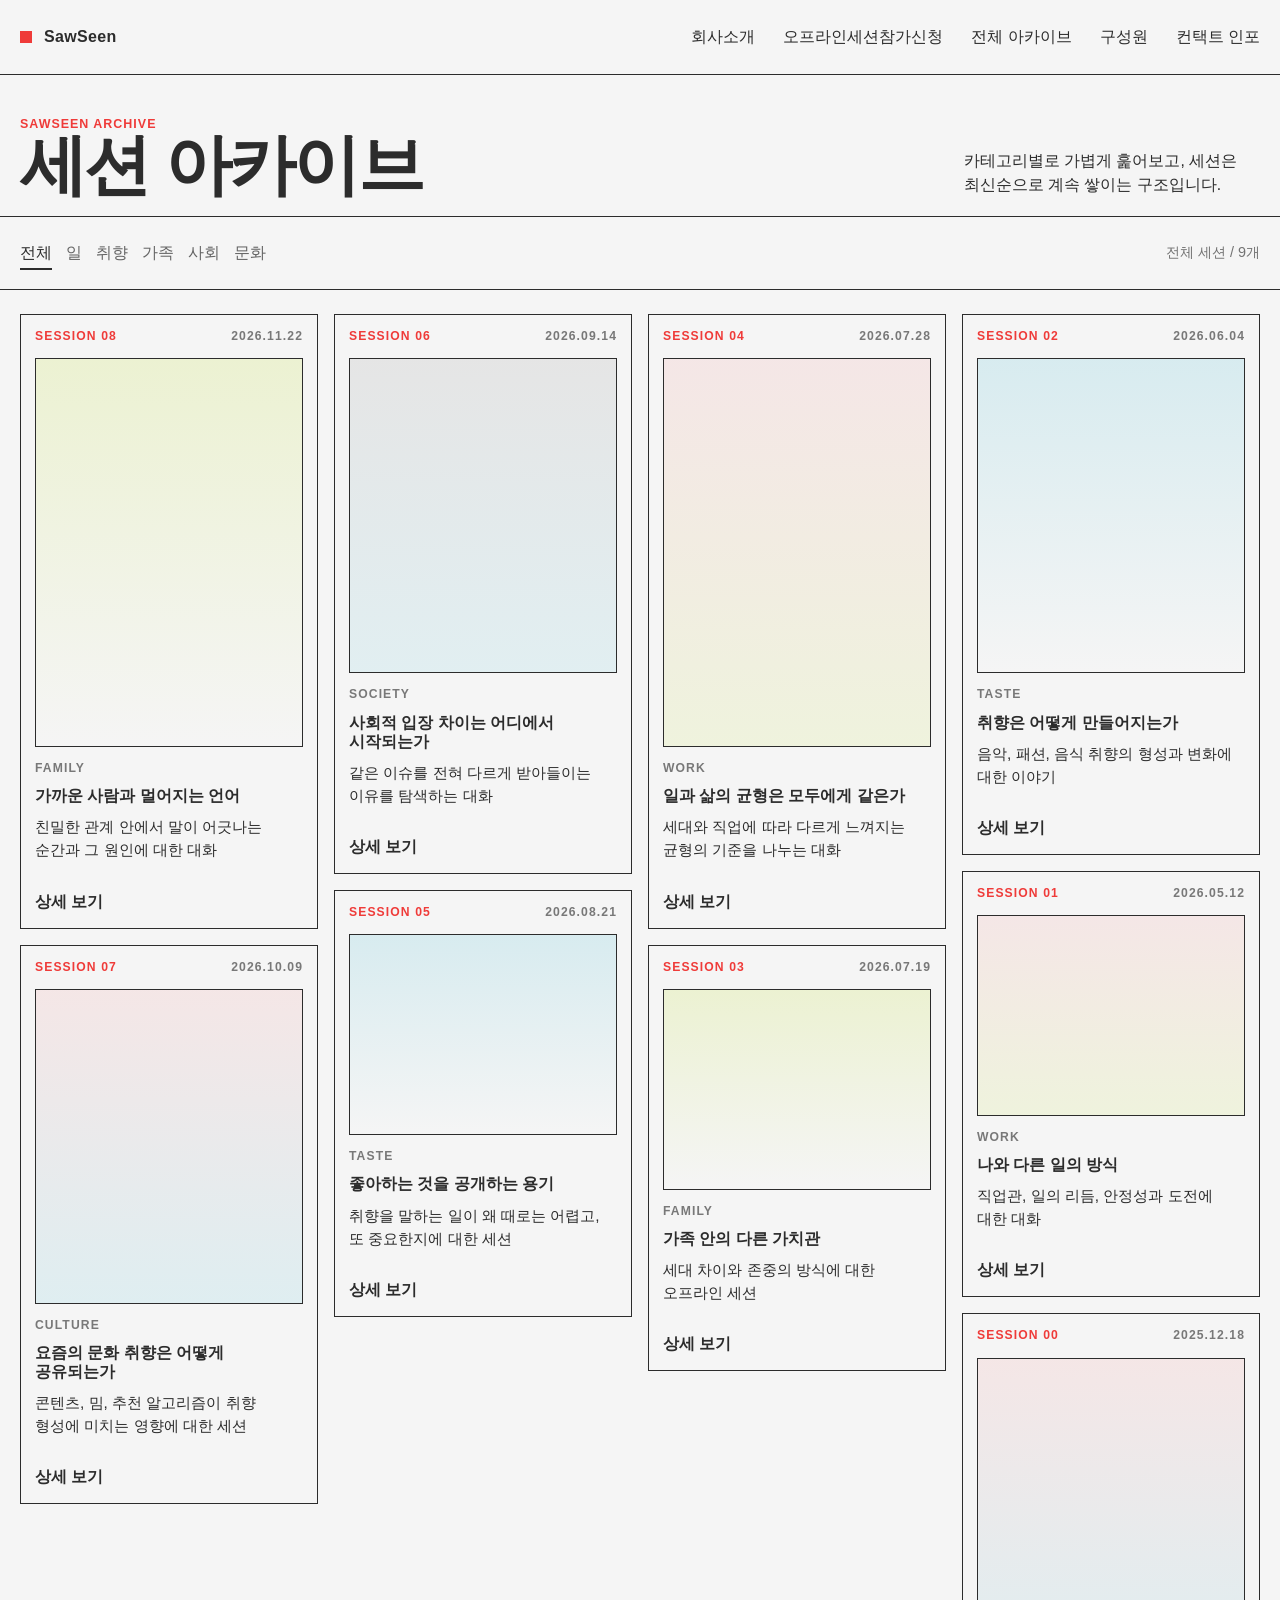
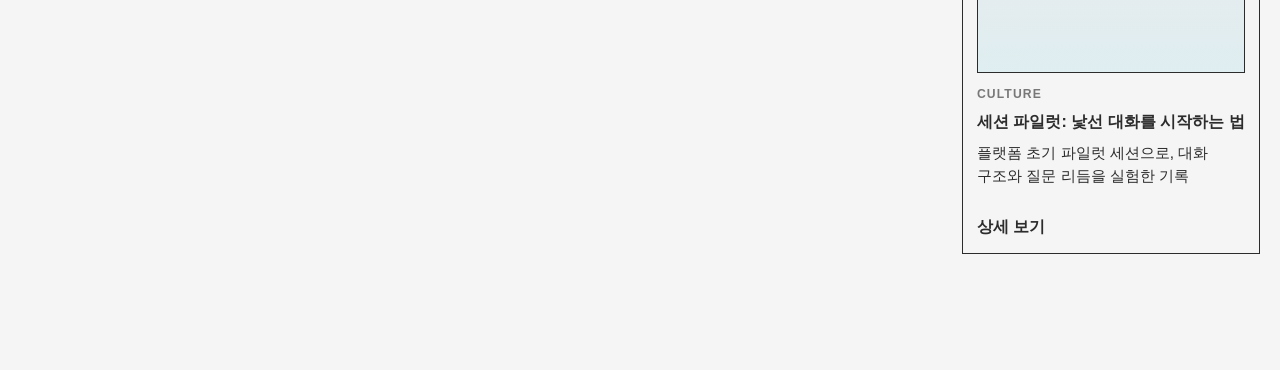
<file: archive.html>
<!DOCTYPE html>
<html lang="ko">
<head>
  <meta charset="UTF-8" />
  <meta name="viewport" content="width=device-width, initial-scale=1.0" />
  <title>SawSeen Archive</title>
  <link rel="stylesheet" href="style.css" />
</head>
<body class="archive-stream-page">
  <header class="site-header" id="top">
    <div class="container header-inner">
      <a href="index.html#home" class="home-button" aria-label="홈으로 이동">
        <span class="home-mark"></span>
        <span>SawSeen</span>
      </a>

      <nav class="main-nav" aria-label="주요 메뉴">
        <a href="index.html#about">회사소개</a>
        <a href="index.html#apply">오프라인세션참가신청</a>
        <a href="archive.html">전체 아카이브</a>
        <a href="index.html#members">구성원</a>
        <a href="index.html#contact">컨택트 인포</a>
      </nav>
    </div>
  </header>

  <main>
    <section class="archive-stream-hero">
      <div class="container">
        <p class="eyebrow">SAWSEEN ARCHIVE</p>
        <div class="archive-stream-hero-row">
          <h1>세션 아카이브</h1>
          <p class="archive-stream-intro">
            카테고리별로 가볍게 훑어보고, 세션은 최신순으로 계속 쌓이는 구조입니다.
          </p>
        </div>
      </div>
    </section>

    <section class="archive-filter-bar">
      <div class="container archive-filter-inner">
        <div class="archive-filter-scroll" id="archive-filter-scroll">
          <button class="archive-filter-chip is-active" data-category="all">전체</button>
          <button class="archive-filter-chip" data-category="work">일</button>
          <button class="archive-filter-chip" data-category="taste">취향</button>
          <button class="archive-filter-chip" data-category="family">가족</button>
          <button class="archive-filter-chip" data-category="society">사회</button>
          <button class="archive-filter-chip" data-category="culture">문화</button>
        </div>
        <p class="archive-filter-status" id="archive-filter-status">전체 세션</p>
      </div>
    </section>

    <section class="archive-stream-section">
      <div class="container">
        <div class="archive-masonry" id="archive-masonry"></div>

        <div class="archive-stream-actions">
          <button class="button button-secondary" id="archive-load-more">더보기</button>
        </div>
      </div>
    </section>
  </main>

  <script src="archive.js"></script>
</body>
</html>
</file>
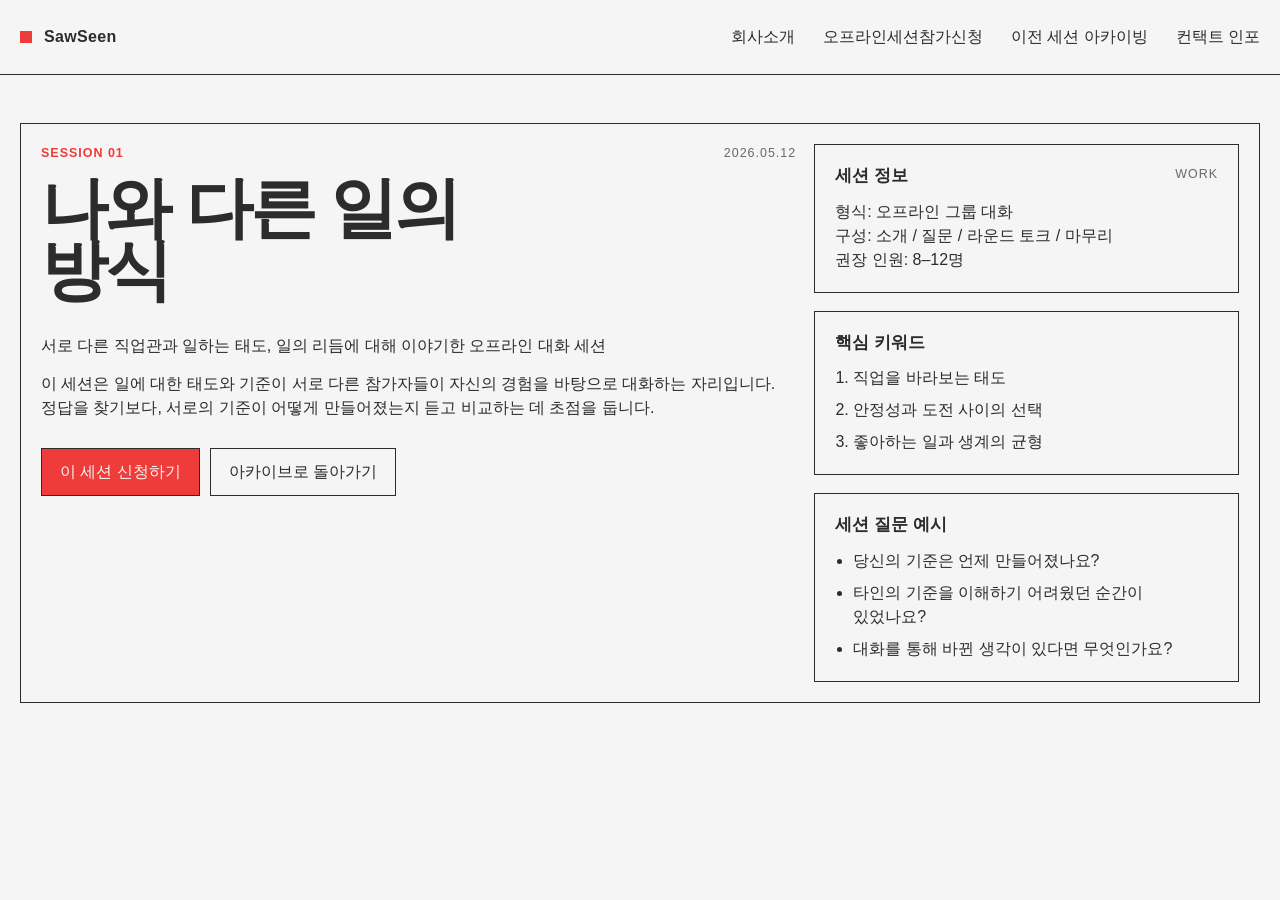
<file: session-01.html>
<!DOCTYPE html>
<html lang="ko">
<head>
  <meta charset="UTF-8" />
  <meta name="viewport" content="width=device-width, initial-scale=1.0" />
  <title>나와 다른 일의 방식 | SawSeen</title>
  <link rel="stylesheet" href="style.css" />
</head>
<body class="detail-page">
  <header class="site-header">
    <div class="container header-inner">
      <a href="index.html#home" class="home-button">
        <span class="home-mark"></span>
        <span>SawSeen</span>
      </a>
      <nav class="main-nav" aria-label="주요 메뉴">
        <a href="index.html#about">회사소개</a>
        <a href="index.html#apply">오프라인세션참가신청</a>
        <a href="index.html#archive">이전 세션 아카이빙</a>
        <a href="index.html#contact">컨택트 인포</a>
      </nav>
    </div>
  </header>

  <main class="detail-main">
    <div class="container">
      <section class="detail-shell">
        <article>
          <div class="detail-head">
            <div>
              <p class="section-label">SESSION 01</p>
              <h1 class="detail-title">나와 다른 일의 방식</h1>
            </div>
            <span class="mini-label">2026.05.12</span>
          </div>

          <div class="detail-copy">
            <p>서로 다른 직업관과 일하는 태도, 일의 리듬에 대해 이야기한 오프라인 대화 세션</p>
            <p>이 세션은 일에 대한 태도와 기준이 서로 다른 참가자들이 자신의 경험을 바탕으로 대화하는 자리입니다. 정답을 찾기보다, 서로의 기준이 어떻게 만들어졌는지 듣고 비교하는 데 초점을 둡니다.</p>
          </div>

          <div class="detail-nav">
            <a class="button button-primary" href="index.html#apply">이 세션 신청하기</a>
            <a class="button button-secondary" href="index.html#archive">아카이브로 돌아가기</a>
          </div>
        </article>

        <aside class="detail-sidebar">
          <section class="detail-meta">
            <div class="content-head">
              <h3>세션 정보</h3>
              <span class="mini-label">work</span>
            </div>
            <p>형식: 오프라인 그룹 대화</p>
            <p>구성: 소개 / 질문 / 라운드 토크 / 마무리</p>
            <p>권장 인원: 8–12명</p>
          </section>

          <section class="detail-program">
            <div class="content-head">
              <h3>핵심 키워드</h3>
            </div>
            <ol class="detail-list">
              <li>직업을 바라보는 태도</li>
<li>안정성과 도전 사이의 선택</li>
<li>좋아하는 일과 생계의 균형</li>
            </ol>
          </section>

          <section class="detail-questions">
            <div class="content-head">
              <h3>세션 질문 예시</h3>
            </div>
            <ul class="detail-list">
              <li>당신의 기준은 언제 만들어졌나요?</li>
              <li>타인의 기준을 이해하기 어려웠던 순간이 있었나요?</li>
              <li>대화를 통해 바뀐 생각이 있다면 무엇인가요?</li>
            </ul>
          </section>
        </aside>
      </section>
    </div>
  </main>
</body>
</html>
</file>
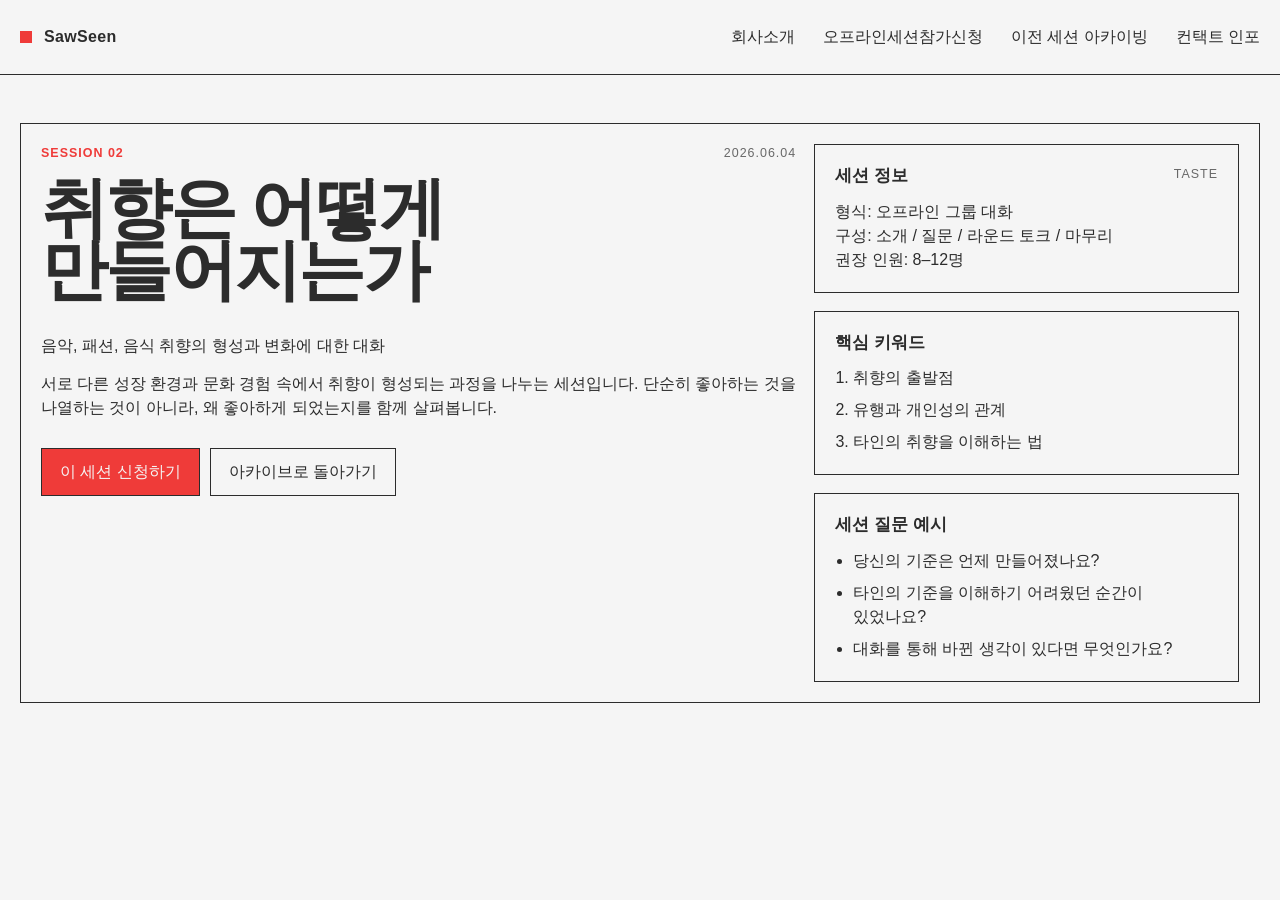
<file: session-02.html>
<!DOCTYPE html>
<html lang="ko">
<head>
  <meta charset="UTF-8" />
  <meta name="viewport" content="width=device-width, initial-scale=1.0" />
  <title>취향은 어떻게 만들어지는가 | SawSeen</title>
  <link rel="stylesheet" href="style.css" />
</head>
<body class="detail-page">
  <header class="site-header">
    <div class="container header-inner">
      <a href="index.html#home" class="home-button">
        <span class="home-mark"></span>
        <span>SawSeen</span>
      </a>
      <nav class="main-nav" aria-label="주요 메뉴">
        <a href="index.html#about">회사소개</a>
        <a href="index.html#apply">오프라인세션참가신청</a>
        <a href="index.html#archive">이전 세션 아카이빙</a>
        <a href="index.html#contact">컨택트 인포</a>
      </nav>
    </div>
  </header>

  <main class="detail-main">
    <div class="container">
      <section class="detail-shell">
        <article>
          <div class="detail-head">
            <div>
              <p class="section-label">SESSION 02</p>
              <h1 class="detail-title">취향은 어떻게 만들어지는가</h1>
            </div>
            <span class="mini-label">2026.06.04</span>
          </div>

          <div class="detail-copy">
            <p>음악, 패션, 음식 취향의 형성과 변화에 대한 대화</p>
            <p>서로 다른 성장 환경과 문화 경험 속에서 취향이 형성되는 과정을 나누는 세션입니다. 단순히 좋아하는 것을 나열하는 것이 아니라, 왜 좋아하게 되었는지를 함께 살펴봅니다.</p>
          </div>

          <div class="detail-nav">
            <a class="button button-primary" href="index.html#apply">이 세션 신청하기</a>
            <a class="button button-secondary" href="index.html#archive">아카이브로 돌아가기</a>
          </div>
        </article>

        <aside class="detail-sidebar">
          <section class="detail-meta">
            <div class="content-head">
              <h3>세션 정보</h3>
              <span class="mini-label">taste</span>
            </div>
            <p>형식: 오프라인 그룹 대화</p>
            <p>구성: 소개 / 질문 / 라운드 토크 / 마무리</p>
            <p>권장 인원: 8–12명</p>
          </section>

          <section class="detail-program">
            <div class="content-head">
              <h3>핵심 키워드</h3>
            </div>
            <ol class="detail-list">
              <li>취향의 출발점</li>
<li>유행과 개인성의 관계</li>
<li>타인의 취향을 이해하는 법</li>
            </ol>
          </section>

          <section class="detail-questions">
            <div class="content-head">
              <h3>세션 질문 예시</h3>
            </div>
            <ul class="detail-list">
              <li>당신의 기준은 언제 만들어졌나요?</li>
              <li>타인의 기준을 이해하기 어려웠던 순간이 있었나요?</li>
              <li>대화를 통해 바뀐 생각이 있다면 무엇인가요?</li>
            </ul>
          </section>
        </aside>
      </section>
    </div>
  </main>
</body>
</html>
</file>
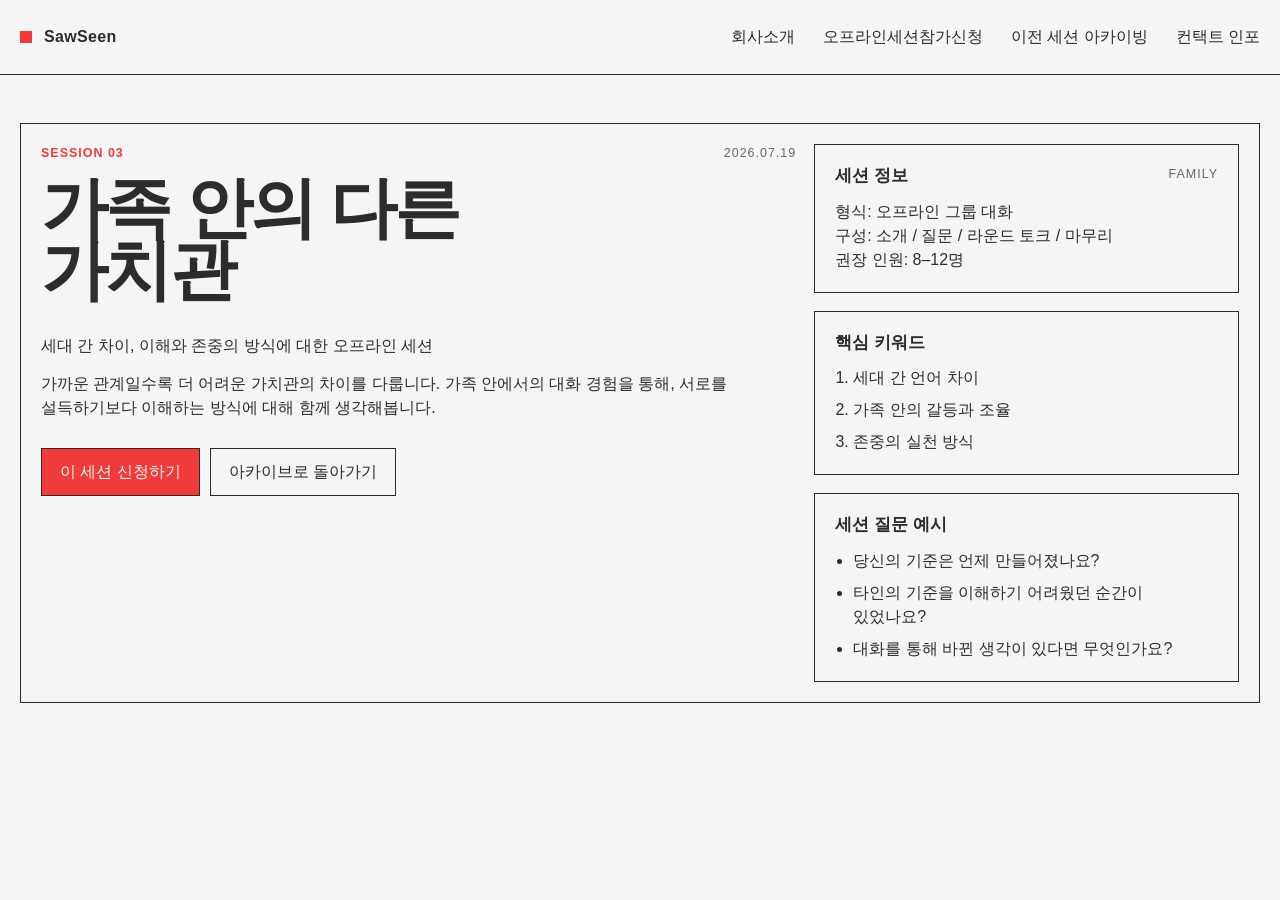
<file: session-03.html>
<!DOCTYPE html>
<html lang="ko">
<head>
  <meta charset="UTF-8" />
  <meta name="viewport" content="width=device-width, initial-scale=1.0" />
  <title>가족 안의 다른 가치관 | SawSeen</title>
  <link rel="stylesheet" href="style.css" />
</head>
<body class="detail-page">
  <header class="site-header">
    <div class="container header-inner">
      <a href="index.html#home" class="home-button">
        <span class="home-mark"></span>
        <span>SawSeen</span>
      </a>
      <nav class="main-nav" aria-label="주요 메뉴">
        <a href="index.html#about">회사소개</a>
        <a href="index.html#apply">오프라인세션참가신청</a>
        <a href="index.html#archive">이전 세션 아카이빙</a>
        <a href="index.html#contact">컨택트 인포</a>
      </nav>
    </div>
  </header>

  <main class="detail-main">
    <div class="container">
      <section class="detail-shell">
        <article>
          <div class="detail-head">
            <div>
              <p class="section-label">SESSION 03</p>
              <h1 class="detail-title">가족 안의 다른 가치관</h1>
            </div>
            <span class="mini-label">2026.07.19</span>
          </div>

          <div class="detail-copy">
            <p>세대 간 차이, 이해와 존중의 방식에 대한 오프라인 세션</p>
            <p>가까운 관계일수록 더 어려운 가치관의 차이를 다룹니다. 가족 안에서의 대화 경험을 통해, 서로를 설득하기보다 이해하는 방식에 대해 함께 생각해봅니다.</p>
          </div>

          <div class="detail-nav">
            <a class="button button-primary" href="index.html#apply">이 세션 신청하기</a>
            <a class="button button-secondary" href="index.html#archive">아카이브로 돌아가기</a>
          </div>
        </article>

        <aside class="detail-sidebar">
          <section class="detail-meta">
            <div class="content-head">
              <h3>세션 정보</h3>
              <span class="mini-label">family</span>
            </div>
            <p>형식: 오프라인 그룹 대화</p>
            <p>구성: 소개 / 질문 / 라운드 토크 / 마무리</p>
            <p>권장 인원: 8–12명</p>
          </section>

          <section class="detail-program">
            <div class="content-head">
              <h3>핵심 키워드</h3>
            </div>
            <ol class="detail-list">
              <li>세대 간 언어 차이</li>
<li>가족 안의 갈등과 조율</li>
<li>존중의 실천 방식</li>
            </ol>
          </section>

          <section class="detail-questions">
            <div class="content-head">
              <h3>세션 질문 예시</h3>
            </div>
            <ul class="detail-list">
              <li>당신의 기준은 언제 만들어졌나요?</li>
              <li>타인의 기준을 이해하기 어려웠던 순간이 있었나요?</li>
              <li>대화를 통해 바뀐 생각이 있다면 무엇인가요?</li>
            </ul>
          </section>
        </aside>
      </section>
    </div>
  </main>
</body>
</html>
</file>
<file: style.css>
:root {
  --bg: #F5F5F5;
  --main: #EF3B39;
  --point: #7ACDDE;
  --sub: #E8F0C3;
  --text: #2C2C2C;
  --line: 1.5px solid var(--text);
  --max-width: 1240px;
  --nav-height: 74px;
  --left-col: 0.95fr;
  --right-col: 2.25fr;
  --section-gap: 36px;
  --block-gap: 18px;
  --font-main: Arial, Helvetica, sans-serif;
  --transition: 220ms ease;
}

* {
  box-sizing: border-box;
}

html {
  scroll-behavior: smooth;
}

body {
  margin: 0;
  font-family: var(--font-main);
  background: var(--bg);
  color: var(--text);
  line-height: 1.5;
  word-break: keep-all;
}

a {
  color: inherit;
  text-decoration: none;
}

button,
input,
textarea,
select {
  font: inherit;
  color: inherit;
}

img {
  display: block;
  width: 100%;
}

.container {
  width: min(calc(100% - 40px), var(--max-width));
  margin: 0 auto;
}

.site-header {
  position: sticky;
  top: 0;
  z-index: 40;
  background: rgba(245, 245, 245, 0.95);
  backdrop-filter: blur(10px);
  border-bottom: var(--line);
}

.header-inner,
.footer-inner {
  min-height: var(--nav-height);
  display: flex;
  align-items: center;
  justify-content: space-between;
  gap: 20px;
}

.home-button {
  display: inline-flex;
  align-items: center;
  gap: 12px;
  font-weight: 700;
  letter-spacing: 0.02em;
}

.home-mark {
  width: 12px;
  height: 12px;
  background: var(--main);
  display: inline-block;
}

.main-nav {
  display: flex;
  flex-wrap: wrap;
  justify-content: flex-end;
  gap: 14px 28px;
}

.main-nav a,
.footer-inner a {
  position: relative;
  padding: 4px 0;
}

.main-nav a::after,
.footer-inner a::after,
.archive-link::after {
  content: "";
  position: absolute;
  left: 0;
  bottom: -2px;
  width: 100%;
  height: 1px;
  background: currentColor;
  transform: scaleX(0);
  transform-origin: left center;
  transition: transform var(--transition);
}

.main-nav a:hover::after,
.footer-inner a:hover::after,
.archive-card:hover .archive-link::after {
  transform: scaleX(1);
}

.section {
  padding: 84px 0;
  border-bottom: var(--line);
}

.section-tint {
  background: linear-gradient(180deg, rgba(232, 240, 195, 0.28), rgba(245, 245, 245, 0.55));
}

.hero {
  min-height: calc(100vh - var(--nav-height));
  display: flex;
  align-items: center;
}

.hero-grid,
.section-grid {
  display: grid;
  grid-template-columns: var(--left-col) var(--right-col);
  gap: var(--section-gap);
}

.hero-copy {
  display: flex;
  flex-direction: column;
  justify-content: center;
}

.eyebrow,
.section-label,
.mini-label,
.archive-id,
.member-no {
  margin: 0;
  text-transform: uppercase;
  letter-spacing: 0.08em;
  font-size: 0.78rem;
}

.eyebrow,
.section-label {
  color: var(--main);
  font-weight: 700;
}

.mini-label {
  color: rgba(44, 44, 44, 0.7);
}

h1,
h2,
h3,
h4,
p,
ul,
ol {
  margin: 0;
}

h1 {
  font-size: clamp(2.8rem, 5.2vw, 5.6rem);
  line-height: 0.94;
  margin: 14px 0 18px;
  letter-spacing: -0.04em;
}

h2 {
  font-size: clamp(1.55rem, 2.4vw, 2.2rem);
  line-height: 1.1;
  letter-spacing: -0.03em;
}

h3 {
  font-size: 1.08rem;
  line-height: 1.2;
}

h4 {
  font-size: 1rem;
}

.hero-text {
  max-width: 22ch;
  font-size: clamp(1.1rem, 1.6vw, 1.3rem);
}

.hero-subtext {
  max-width: 34ch;
  margin-top: 10px;
  color: rgba(44, 44, 44, 0.76);
}

.hero-actions {
  display: flex;
  flex-wrap: wrap;
  gap: 12px;
  margin-top: 28px;
}

.button {
  min-height: 48px;
  display: inline-flex;
  align-items: center;
  justify-content: center;
  padding: 0 18px;
  border: var(--line);
  background: transparent;
  transition:
    background var(--transition),
    color var(--transition),
    transform var(--transition);
}

.button:hover {
  transform: translateY(-2px);
}

.button-primary {
  background: var(--main);
  color: var(--bg);
}

.button-primary:hover {
  background: var(--text);
  color: var(--bg);
}

.button-secondary {
  background: transparent;
}

.button-secondary:hover {
  background: var(--sub);
}

.hero-visual {
  min-height: 520px;
  display: grid;
  grid-template-rows: auto 1fr auto;
  border: var(--line);
  background:
    linear-gradient(180deg, rgba(122, 205, 222, 0.12), rgba(245, 245, 245, 0)),
    linear-gradient(90deg, rgba(239, 59, 57, 0.08), rgba(232, 240, 195, 0.08));
}

.hero-panel-top,
.hero-panel-bottom {
  display: flex;
  justify-content: space-between;
  gap: 10px;
  padding: 14px 16px;
  border-bottom: var(--line);
  font-size: 0.8rem;
  letter-spacing: 0.06em;
}

.hero-panel-bottom {
  border-bottom: 0;
  border-top: var(--line);
}

#p5-hero-canvas {
  width: 100%;
  height: 100%;
  min-height: 380px;
}

.section-heading {
  position: sticky;
  top: 108px;
  align-self: start;
}

.section-content {
  display: grid;
  grid-template-columns: 1fr 1fr;
  gap: var(--block-gap);
}

.content-block,
.archive-feature,
.archive-card,
.member-card,
.detail-shell,
.detail-meta,
.detail-program,
.detail-questions {
  border: var(--line);
  background: var(--bg);
}

.content-block,
.archive-feature,
.archive-card,
.detail-shell,
.detail-meta,
.detail-program,
.detail-questions {
  padding: 20px;
}

.content-head,
.archive-feature-head,
.detail-head {
  display: flex;
  align-items: flex-start;
  justify-content: space-between;
  gap: 14px;
  margin-bottom: 14px;
}

.wide {
  grid-column: 1 / -1;
}

.inline-tags,
.step-list {
  margin: 0;
  padding-left: 18px;
}

.inline-tags li,
.step-list li {
  margin-bottom: 6px;
}

.members-grid {
  display: grid;
  grid-template-columns: repeat(5, 1fr);
  gap: 14px;
}

.member-card {
  display: grid;
  grid-template-rows: auto auto;
  transition: background var(--transition), transform var(--transition);
}

.member-card:hover {
  background: rgba(122, 205, 222, 0.12);
  transform: translateY(-3px);
}

.member-image-wrap {
  aspect-ratio: 4 / 5;
  border-bottom: var(--line);
  background: var(--sub);
}

.member-meta {
  padding: 14px;
}

.member-no {
  display: inline-block;
  margin-bottom: 8px;
  color: var(--main);
  font-weight: 700;
}

.archive-layout {
  grid-template-columns: 1fr;
}

.archive-feature {
  background: linear-gradient(90deg, rgba(232, 240, 195, 0.52), rgba(245, 245, 245, 0.7));
}

.archive-grid {
  display: grid;
  grid-template-columns: repeat(3, 1fr);
  gap: 14px;
}

.archive-card {
  display: flex;
  min-height: 250px;
  flex-direction: column;
  justify-content: space-between;
  transition:
    background var(--transition),
    transform var(--transition),
    border-color var(--transition);
}

.archive-card:hover {
  background: rgba(239, 59, 57, 0.04);
  transform: translateY(-3px);
}

.archive-id {
  color: var(--main);
  font-weight: 700;
  margin-bottom: 10px;
}

.archive-card h3 {
  margin-bottom: 12px;
}

.archive-link {
  display: inline-block;
  margin-top: 22px;
  position: relative;
  width: fit-content;
  font-weight: 700;
}

.apply-form {
  display: grid;
  gap: 14px;
}

.apply-form label {
  display: grid;
  gap: 8px;
}

input,
textarea,
select {
  width: 100%;
  padding: 13px 14px;
  border: var(--line);
  background: var(--bg);
  outline: 0;
  transition: background var(--transition), border-color var(--transition);
  appearance: none;
}

input:focus,
textarea:focus,
select:focus {
  background: rgba(122, 205, 222, 0.08);
}

.contact-list {
  display: grid;
  gap: 10px;
}

.contact-list p {
  display: grid;
  grid-template-columns: 100px 1fr;
  gap: 16px;
  padding-bottom: 10px;
  border-bottom: var(--line);
}

.contact-list span:first-child {
  color: rgba(44, 44, 44, 0.65);
}

.site-footer {
  background: var(--bg);
}

.detail-page {
  min-height: 100vh;
}

.detail-main {
  padding: 48px 0 80px;
}

.detail-shell {
  display: grid;
  grid-template-columns: 1.6fr 0.9fr;
  gap: 18px;
}

.detail-title {
  max-width: 14ch;
}

.detail-copy p + p {
  margin-top: 14px;
}

.detail-sidebar {
  display: grid;
  gap: 18px;
}

.detail-list {
  margin: 0;
  padding-left: 18px;
}

.detail-list li + li {
  margin-top: 8px;
}

.detail-nav {
  display: flex;
  gap: 10px;
  flex-wrap: wrap;
  margin-top: 28px;
}

@media (max-width: 1120px) {
  .members-grid {
    grid-template-columns: repeat(3, 1fr);
  }

  .archive-grid {
    grid-template-columns: 1fr 1fr;
  }

  .detail-shell {
    grid-template-columns: 1fr;
  }
}

@media (max-width: 880px) {
  :root {
    --left-col: 1fr;
    --right-col: 1fr;
    --section-gap: 24px;
  }

  .site-header {
    position: static;
  }

  .header-inner,
  .footer-inner {
    flex-direction: column;
    align-items: flex-start;
    justify-content: center;
    padding: 14px 0;
  }

  .hero {
    min-height: auto;
    padding-top: 20px;
  }

  .hero-grid,
  .section-grid,
  .section-content,
  .archive-grid {
    grid-template-columns: 1fr;
  }

  .section-heading {
    position: static;
  }

  .hero-visual {
    min-height: 420px;
  }

  .members-grid {
    grid-template-columns: repeat(2, 1fr);
  }
}

@media (max-width: 560px) {
  .container {
    width: min(calc(100% - 24px), var(--max-width));
  }

  .section {
    padding: 58px 0;
  }

  .main-nav {
    gap: 10px 16px;
  }

  .members-grid {
    grid-template-columns: 1fr;
  }

  .contact-list p {
    grid-template-columns: 1fr;
    gap: 4px;
  }
}


/* ===== Archive stream / Pinterest-like layout ===== */

.archive-stream-page .section,
.archive-stream-page .archive-stream-hero,
.archive-stream-page .archive-stream-section {
  border-bottom: 0;
}

.archive-stream-hero {
  padding: 40px 0 20px;
}

.archive-stream-hero-row {
  display: flex;
  align-items: end;
  justify-content: space-between;
  gap: 24px;
}

.archive-stream-hero-row h1 {
  margin: 0;
}

.archive-stream-intro {
  max-width: 34ch;
  font-size: 0.98rem;
  line-height: 1.5;
}

.archive-filter-bar {
  position: sticky;
  top: var(--nav-height);
  z-index: 25;
  background: rgba(245, 245, 245, 0.96);
  backdrop-filter: blur(10px);
  border-top: var(--line);
  border-bottom: var(--line);
}

.archive-filter-inner {
  min-height: 72px;
  display: flex;
  align-items: center;
  justify-content: space-between;
  gap: 20px;
}

.archive-filter-scroll {
  display: flex;
  align-items: center;
  gap: 10px 14px;
  flex-wrap: wrap;
}

.archive-filter-chip {
  border: 0;
  border-bottom: 2px solid transparent;
  background: transparent;
  min-height: 34px;
  padding: 0;
  cursor: pointer;
  font-size: 0.98rem;
  color: rgba(44, 44, 44, 0.72);
  transition: color var(--transition), border-color var(--transition);
}

.archive-filter-chip:hover,
.archive-filter-chip.is-active {
  color: var(--text);
  border-color: var(--text);
}

.archive-filter-status {
  white-space: nowrap;
  font-size: 0.9rem;
  color: rgba(44, 44, 44, 0.65);
}

.archive-stream-section {
  padding: 24px 0 80px;
}

.archive-masonry {
  column-count: 4;
  column-gap: 16px;
}

.archive-stream-card {
  display: inline-block;
  width: 100%;
  margin: 0 0 16px;
  border: var(--line);
  background: var(--bg);
  break-inside: avoid;
  transition: transform var(--transition), background var(--transition);
}

.archive-stream-card:hover {
  transform: translateY(-3px);
  background: rgba(239, 59, 57, 0.04);
}

.archive-stream-card-top,
.archive-stream-card-bottom {
  display: flex;
  align-items: center;
  justify-content: space-between;
  gap: 12px;
  padding: 14px 14px 0;
}

.archive-stream-card-bottom {
  padding: 0 14px 14px;
  margin-top: 6px;
}

.archive-stream-id,
.archive-stream-date,
.archive-stream-category {
  font-size: 0.76rem;
  line-height: 1.25;
  letter-spacing: 0.09em;
  text-transform: uppercase;
  font-weight: 700;
}

.archive-stream-id {
  color: var(--main);
}

.archive-stream-date,
.archive-stream-category {
  color: rgba(44, 44, 44, 0.62);
}

.archive-stream-card-visual {
  margin: 14px;
  border: var(--line);
  background: linear-gradient(180deg, rgba(122, 205, 222, 0.14), rgba(232, 240, 195, 0.42));
}

.archive-stream-card-visual--work {
  background: linear-gradient(180deg, rgba(239, 59, 57, 0.08), rgba(232, 240, 195, 0.48));
}

.archive-stream-card-visual--taste {
  background: linear-gradient(180deg, rgba(122, 205, 222, 0.24), rgba(245, 245, 245, 0.9));
}

.archive-stream-card-visual--family {
  background: linear-gradient(180deg, rgba(232, 240, 195, 0.7), rgba(245, 245, 245, 0.92));
}

.archive-stream-card-visual--society {
  background: linear-gradient(180deg, rgba(44, 44, 44, 0.08), rgba(122, 205, 222, 0.16));
}

.archive-stream-card-visual--culture {
  background: linear-gradient(180deg, rgba(239, 59, 57, 0.08), rgba(122, 205, 222, 0.18));
}

.archive-stream-card--short .archive-stream-card-visual {
  aspect-ratio: 4 / 3;
}

.archive-stream-card--medium .archive-stream-card-visual {
  aspect-ratio: 4 / 4.7;
}

.archive-stream-card--tall .archive-stream-card-visual {
  aspect-ratio: 4 / 5.8;
}

.archive-stream-card-body {
  padding: 0 14px;
}

.archive-stream-card-body h3 {
  margin-top: 10px;
  margin-bottom: 10px;
  font-size: 1rem;
  line-height: 1.2;
  text-transform: none;
}

.archive-stream-card-body p:last-child {
  font-size: 0.96rem;
  line-height: 1.5;
}

.archive-stream-actions {
  display: flex;
  justify-content: center;
  padding-top: 20px;
}

@media (max-width: 1200px) {
  .archive-masonry {
    column-count: 3;
  }
}

@media (max-width: 860px) {
  .archive-stream-hero {
    padding-top: 28px;
  }

  .archive-stream-hero-row {
    flex-direction: column;
    align-items: flex-start;
  }

  .archive-filter-bar {
    top: 0;
  }

  .archive-filter-inner {
    min-height: auto;
    padding: 14px 0;
    flex-direction: column;
    align-items: flex-start;
  }

  .archive-filter-scroll {
    overflow-x: auto;
    flex-wrap: nowrap;
    width: 100%;
    padding-bottom: 2px;
  }

  .archive-masonry {
    column-count: 2;
  }
}

@media (max-width: 560px) {
  .archive-stream-intro {
    max-width: 100%;
    font-size: 0.92rem;
  }

  .archive-masonry {
    column-count: 1;
  }

  .archive-stream-card-top,
  .archive-stream-card-bottom {
    padding-left: 12px;
    padding-right: 12px;
  }

  .archive-stream-card-visual {
    margin-left: 12px;
    margin-right: 12px;
  }

  .archive-stream-card-body {
    padding-left: 12px;
    padding-right: 12px;
  }
}
</file>
